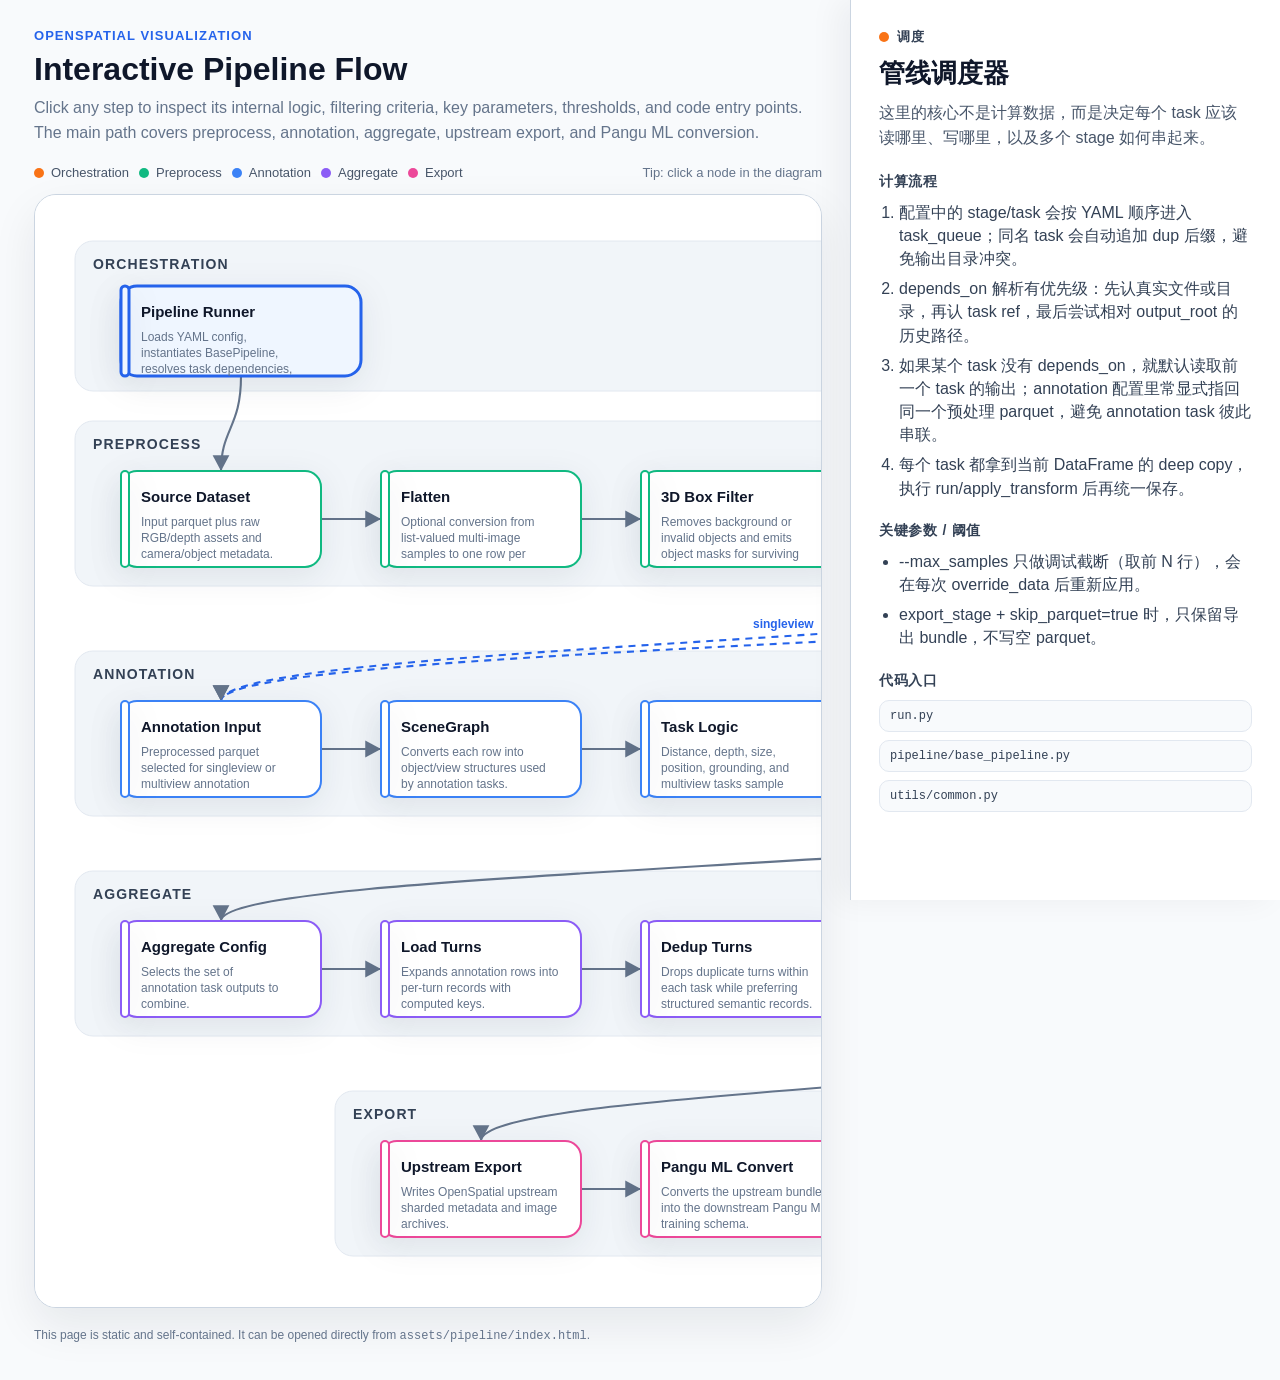
<file: assets/pipeline/index.html>
<!doctype html>
<html lang="zh-CN">
<head>
  <meta charset="utf-8">
  <meta name="viewport" content="width=device-width, initial-scale=1">
  <title>OpenSpatial Interactive Pipeline</title>
  <link rel="stylesheet" href="./styles.css">
</head>
<body>
  <div class="app">
    <main class="main">
      <div class="eyebrow">OpenSpatial Visualization</div>
      <h1>Interactive Pipeline Flow</h1>
      <p class="lead">
        Click any step to inspect its internal logic, filtering criteria, key parameters, thresholds, and code entry points.
        The main path covers preprocess, annotation, aggregate, upstream export, and Pangu ML conversion.
      </p>

      <div class="toolbar">
        <div class="legend" id="legend"></div>
        <div class="hint">Tip: click a node in the diagram</div>
      </div>

      <div class="canvas-wrap">
        <svg id="pipeline-svg" width="1680" height="1080" viewBox="0 0 1680 1080" role="img" aria-label="OpenSpatial interactive pipeline flow">
          <defs>
            <marker id="arrow" markerWidth="11" markerHeight="11" refX="9" refY="5.5" orient="auto" markerUnits="strokeWidth">
              <path d="M1.5,1.5 L9,5.5 L1.5,9.5 Z" fill="#64748b"></path>
            </marker>
          </defs>
          <g id="stage-layer"></g>
          <g id="edge-layer"></g>
          <g id="node-layer"></g>
        </svg>
      </div>

      <p class="footer-note">
        This page is static and self-contained. It can be opened directly from <code>assets/pipeline/index.html</code>.
      </p>
    </main>

    <aside class="detail" id="detail" aria-live="polite"></aside>
  </div>

  <script src="./pipeline-data.js"></script>
  <script>
    const svg = document.getElementById("pipeline-svg");
    const stageLayer = document.getElementById("stage-layer");
    const edgeLayer = document.getElementById("edge-layer");
    const nodeLayer = document.getElementById("node-layer");
    const detail = document.getElementById("detail");
    const legend = document.getElementById("legend");

    const stageBands = [
      { id: "orchestration", x: 24, y: 30, w: 1632, h: 150 },
      { id: "preprocess", x: 24, y: 210, w: 1632, h: 165 },
      { id: "annotation", x: 24, y: 440, w: 1372, h: 165 },
      { id: "aggregate", x: 24, y: 660, w: 1372, h: 165 },
      { id: "export", x: 284, y: 880, w: 872, h: 165 }
    ];

    const stageColors = {
      orchestration: "#f97316",
      preprocess: "#10b981",
      annotation: "#3b82f6",
      aggregate: "#8b5cf6",
      export: "#ec4899"
    };

    const UI_STAGE_LABELS = {
      orchestration: "调度",
      preprocess: "预处理",
      annotation: "标注生成",
      aggregate: "聚合",
      export: "导出"
    };

    const LAYOUT = {
      runner: { x: 70, y: 75, w: 240, h: 90 },
      source: { x: 70, y: 260, w: 200, h: 96 },
      flatten: { x: 330, y: 260, w: 200, h: 96 },
      filter: { x: 590, y: 260, w: 200, h: 96 },
      localization: { x: 850, y: 260, w: 200, h: 96 },
      fusion: { x: 1110, y: 260, w: 200, h: 96 },
      group: { x: 1370, y: 260, w: 200, h: 96 },
      "annotation-input": { x: 70, y: 490, w: 200, h: 96 },
      "scene-graph": { x: 330, y: 490, w: 200, h: 96 },
      "task-logic": { x: 590, y: 490, w: 200, h: 96 },
      "prompt-metadata": { x: 850, y: 490, w: 200, h: 96 },
      "annotation-output": { x: 1110, y: 490, w: 200, h: 96 },
      "aggregate-input": { x: 70, y: 710, w: 200, h: 96 },
      "turn-load": { x: 330, y: 710, w: 200, h: 96 },
      dedup: { x: 590, y: 710, w: 200, h: 96 },
      merge: { x: 850, y: 710, w: 200, h: 96 },
      "merged-parquet": { x: 1110, y: 710, w: 200, h: 96 },
      "upstream-export": { x: 330, y: 930, w: 200, h: 96 },
      pangu: { x: 590, y: 930, w: 200, h: 96 },
      final: { x: 850, y: 930, w: 200, h: 96 }
    };

    const ZH = {
      runner: {
        title: "管线调度器",
        summary: "读取 YAML 配置，创建 BasePipeline，解析任务依赖，并把每个 stage 的输出写入固定目录。",
        inputs: ["config/preprocessing/demo_preprocessing_*.yaml", "config/annotation/demo_*_all.yaml", "config/aggregate/demo_aggregate_*.yaml", "--output_dir 运行根目录"],
        flow: ["解析命令行参数和 YAML 配置。", "根据 pipeline.file_name 和配置文件名创建本次运行目录。", "实例化 pipeline.<file_name>.<class_name>，并按 pipeline.stages 创建任务队列。", "对每个任务解析 depends_on：可以是 parquet 文件、目录、显式 task ref，或前序 stage/task 输出。", "执行 task.run(DataFrame)，除 skip_parquet 的 export_stage 外，统一保存 data.parquet。"],
        outputs: ["{run_root}/{stage}/{task}/data.parquet", "各阶段副产物，例如 masks、pointclouds、JSONL、图片 tar 分片"]
      },
      source: {
        title: "源数据集",
        summary: "输入 parquet 以及原始 RGB、深度、相机参数和物体标注元信息。",
        inputs: ["image", "depth_map + depth_scale", "pose + intrinsic", "obj_tags", "bboxes_3d_world_coords"],
        flow: ["从 dataset.data_dir 构建 ImageBase 数据集。", "必要时用 raw_data_root 补全相对资源路径。", "把数据暴露为 pandas DataFrame，供第一个预处理任务消费。"],
        outputs: ["预处理任务使用的 DataFrame 行"]
      },
      flatten: {
        title: "样本展开",
        summary: "可选步骤：把 list-valued 的多图样本展开为一图一行。",
        inputs: ["anchor_col 通常是 image，可能为列表", "split_col_list 中字段长度需要与 anchor_col 一致"],
        flow: ["检查 anchor 字段是否为列表。", "验证每个 split 字段存在且长度一致。", "按图片索引创建新行，split 字段取对应元素，非 split 字段原样复制。", "已经是单图的行保持不变。"],
        outputs: ["image/depth/pose/intrinsic 等字段为标量的单图行"]
      },
      filter: {
        title: "3D 框过滤",
        summary: "移除背景或无效物体，并为保留下来的 3D box 生成物体 mask。",
        inputs: ["image, depth_map, depth_scale", "pose, intrinsic", "obj_tags", "bboxes_3d_world_coords"],
        flow: ["加载 RGB 图像和 metric depth。", "过滤 ceiling、floor、wall、object 等背景标签。", "把每个 3D box 投影到图像平面，检查可见投影面积。", "把深度反投影成场景点云，检查 oriented box 内的点数和体积占比。", "保存有效物体的二值 mask，并同步过滤 object-aligned 字段。"],
        outputs: ["过滤后的 obj_tags 和 bboxes_3d_world_coords", "filter_stage/3dbox_filter/masks 下的 mask PNG", "filter_stage/3dbox_filter/data.parquet"]
      },
      localization: {
        title: "定位精修",
        summary: "使用 SAM2 或 SAM3 对过滤后的物体 mask 与 2D box 精修；3D bbox 数值保持来自上游字段。",
        inputs: ["过滤后的图像和物体行", "obj_tags 与 bboxes_3d_world_coords", "已有 mask 或 box prompt，取决于 localizer"],
        flow: ["加载配置中指定的定位模型。", "根据物体框或已有 mask 生成更精细的 object masks。", "SAM3 使用每个 unique object tag 的 text-only prompt，并用 mask-box similarity 把预测 mask 匹配回输入 boxes。", "从 refined mask 更新 bboxes_2d。", "不会重算或覆盖 bboxes_3d_world_coords；只有被过滤掉的物体会从 object-aligned 字段中同步删除。"],
        outputs: ["精修后的 masks / bboxes_2d / object-aligned fields", "localization_stage/sam*_refiner/data.parquet"]
      },
      fusion: {
        title: "场景融合",
        summary: "把每个物体 mask 通过深度反投影成 3D 物体点云；保留下来的 3D bbox 数值不被修改。",
        inputs: ["intrinsic", "depth_map + depth_scale", "masks", "obj_tags"],
        flow: ["从路径或 bytes 加载 mask，并 resize 到 depth 分辨率。", "只对 mask 覆盖且 depth 有效的像素做反投影，避免全图点云开销。", "每个物体最多采样 max_points_per_object 个点；可选 statistical outlier removal，当前 SAM3 demo 默认关闭。", "按 valid_flags 丢弃无效 mask/object，要求至少保留两个有效物体点云。", "只过滤明确的 object-aligned 字段；保留对象的 bboxes_3d_world_coords 值原样复制，不做点云拟合或覆盖。"],
        outputs: ["每行新增 pointclouds 列", "scene_fusion_stage/depth_back_projection/pointclouds/*.pcd", "scene_fusion_stage/depth_back_projection/data.parquet"]
      },
      group: {
        title: "多视角分组",
        summary: "可选的 multiview 步骤：把单图行按场景聚合成 list-valued 的多视角行。",
        inputs: ["单图 fused rows", "group_by，例如 scene_id", "group_col_list 中的图像、深度、pose、物体字段"],
        flow: ["遍历每一行，按 group key 收集同一场景。", "group_col_list 字段追加成列表，稳定的场景级字段只复制一次。", "返回一场景一行，供 multiview annotation 使用。"],
        outputs: ["group_stage/group/data.parquet", "list-valued 的 multiview rows"]
      },
      "annotation-input": {
        title: "标注输入",
        summary: "singleview 或 multiview annotation 配置所指向的预处理 parquet。",
        inputs: ["Singleview: scene_fusion_stage/depth_back_projection/data.parquet", "Multiview: group_stage/group/data.parquet"],
        flow: ["在 config 中设置 dataset.data_dir 或 task depends_on。", "多个 annotation task 通常指回同一个预处理输入，而不是串联上一个 annotation 输出。", "BasePipeline 会在每个任务执行前加载对应 parquet。"],
        outputs: ["每个 annotation task 的输入 DataFrame"]
      },
      "scene-graph": {
        title: "SceneGraph 构建",
        summary: "把每行数据转换成 annotation task 使用的物体、视角和几何结构。",
        inputs: ["singleview 或 multiview row", "物体标签、mask、点云、pose、intrinsic"],
        flow: ["检查必要字段，跳过缺失或空物体列表的样本。", "singleview 使用 SceneGraph.from_singleview_example。", "multiview 使用 SceneGraph.from_multiview_example，并受 max_num_views 和 pose diversity 参数控制。", "向任务逻辑暴露 nodes、view appearances、相机几何和物体点云。"],
        outputs: ["包含 SceneNode 和 view appearance 的 SceneGraph"]
      },
      "task-logic": {
        title: "任务逻辑",
        summary: "距离、深度、尺寸、位置、grounding 和 multiview 任务在这里采样对象/视角并计算答案。",
        inputs: ["SceneGraph", "sub_tasks 配置", "问题模板与 metric gating"],
        flow: ["根据任务选择合法的物体对、目标物体或视角组合。", "计算距离、深度顺序、尺寸、位置、对应关系等几何量。", "根据启用的 sub_tasks 选择 OE、MCQ 或 grounding 模板。", "必要时用 box、point 或 mask 标记 referent。"],
        outputs: ["包含问题和答案的 prompt 字符串", "处理过或标记过的 QA 图像", "question tags 与 question types"]
      },
      "prompt-metadata": {
        title: "Prompt 与元数据",
        summary: "渲染结构化 prompt，并记录可追踪的 turn metadata。",
        inputs: ["任务生成的 prompt 与 answer", "VisualMarker 产生的 mark_spec", "预处理行中的 visual anchor"],
        flow: ["渲染模板，并拆分 question/answer 文本。", "记录 task name、sub_task、question_type、template_id、answer、referent slots、view indices 等 turn 信息。", "构造 visual_anchor，把 annotation 行追溯到 parent preprocess id 和 image refs。", "创建 singleview 或 multiview messages，并插入对应数量的 image placeholder。"],
        outputs: ["messages", "metadata.turns", "metadata.visual_anchor", "metadata.mark_spec"]
      },
      "annotation-output": {
        title: "标注 Parquet",
        summary: "每个 annotation task 独立写出一个扁平 parquet，供聚合阶段读取。",
        inputs: ["BaseAnnotationTask.apply_transform 返回的任务 DataFrame"],
        flow: ["BasePipeline 调用 dataset.save_data，并设置 annotation_flag=True。", "标注输出保留 messages、metadata、question_tags、question_types 等紧凑字段。", "每个配置中的 task 独立写到 annotation_stage 下。"],
        outputs: ["annotation_stage/distance/data.parquet", "annotation_stage/depth_annotation/data.parquet", "annotation_stage/multiview_correspondence/data.parquet", "其他 annotation_stage/*/data.parquet"]
      },
      "aggregate-input": {
        title: "聚合配置",
        summary: "选择需要合并的 annotation task 输出集合。",
        inputs: ["input_tasks_prefix", "input_tasks 列表", "dedup 与 merge 策略开关"],
        flow: ["当配置了 input_tasks 时，aggregate run 会延迟常规 dataset 加载。", "把每个 task ref 解析到具体 annotation 输出目录。", "读取所有 annotation task parquets，并展开成 turn records。"],
        outputs: ["跨任务的 TurnRecord 列表"]
      },
      "turn-load": {
        title: "Turn 加载",
        summary: "把 annotation row 展开成逐轮记录，并计算去重/合并 key。",
        inputs: ["annotation parquet 中的 messages 与 metadata", "input task ref 中推导出的 task_name"],
        flow: ["读取 annotation conversations 和 metadata turns。", "提取每个 turn 的可视化 question/answer 文本。", "计算 question_core_key，用于识别语义重复问题。", "用 task name、visual anchor、view group 和 question key 计算 dedup_fingerprint。", "用有序 image refs、view group 和标准化 mark_spec 计算 merge_group_key。"],
        outputs: ["带 dedup_fingerprint 与 merge_group_key 的 TurnRecord 列表"]
      },
      dedup: {
        title: "Turn 去重",
        summary: "在每个任务内部移除重复 turn，优先保留结构化语义信息更完整的记录。",
        inputs: ["按 task 分组的 TurnRecord", "dedup_keep_policy，例如 semantic_first"],
        flow: ["在每个 task 内按 dedup_fingerprint 分组。", "如果同组有多个候选，用 pick_dedup_winner 选择保留项。", "保留 source order；必要时从源 row 刷新可视化 Q/A。"],
        outputs: ["去重后的 TurnRecord 列表", "Aggregate stats 中的 turns_in 和 dedup_removed"]
      },
      merge: {
        title: "样本合并",
        summary: "把具有相同 visual input group 的 turns 合并为一个训练样本。",
        inputs: ["去重后的 TurnRecord 列表", "merge_group_key"],
        flow: ["按 merge_group_key 分组。", "grounding turns 排在最前，其余保持原 parquet 顺序。", "把可视化 Q/A turn 展平成 messages。", "携带 image_refs、visual_anchor、代表性 mark_spec、source task provenance 和 turn metadata。", "为合并样本分配新的 sample_id。"],
        outputs: ["schema_version", "sample_id", "merge_group_key", "image_refs", "messages_json", "metadata_json"]
      },
      "merged-parquet": {
        title: "合并 Parquet",
        summary: "聚合后的标准样本表，是上游 exporter 的输入。",
        inputs: ["合并后的 sample dictionaries"],
        flow: ["把嵌套 numpy 值转换成 JSON-safe 对象。", "把 messages 和 metadata 序列化为 JSON 字符串。", "通过 BasePipeline 保存为 aggregate_stage/sample_aggregator/data.parquet。"],
        outputs: ["aggregate_stage/sample_aggregator/data.parquet"]
      },
      "upstream-export": {
        title: "上游导出",
        summary: "写出 OpenSpatial 上游 sharded metadata 和图片归档。",
        inputs: ["aggregate_stage/sample_aggregator/data.parquet", "view_scope: singleview 或 multiview", "schema_version"],
        flow: ["把每个 merged parquet row 转换成 upstream record。", "从 messages_json 归一化 messages。", "收集 image_refs，并把引用图片打包到按 shard 切分的 tar。", "写出 JSONL metadata shards 和 dataset-level metadata.json。", "当 skip_parquet=true 时，不额外写 export_stage/data.parquet。"],
        outputs: ["export_stage/dataset_exporter/jsonl/metadata_*.jsonl", "export_stage/dataset_exporter/images/metadata_*.tar", "export_stage/dataset_exporter/metadata.json"]
      },
      pangu: {
        title: "Pangu ML 转换",
        summary: "把上游 bundle 转成下游 Pangu ML 训练格式。",
        inputs: ["--export-dir 指向 upstream export root", "--output-root 指向 Pangu ML 输出目录", "metadata_*.jsonl + metadata_*.tar"],
        flow: ["发现 upstream shard pairs，并可按 shard 进程并行、shard 内多线程处理。", "从每个 upstream tar 中解析图片，必要时根据 mark_spec 渲染标记 overlay，并在导出时统一分配最终颜色。", "把所有 image content 移到第一轮 user turn，并清理文本中的 image placeholder。", "把 legacy mark token 改写成自然语言，同时做导出后的轻量文本规范化，例如首字母大写和旧 correspondence/distance 文本修复。", "把角色从 human/gpt 映射为 user/assistant。", "写出 data_*.jsonl 和 data_*.tar，使用 Pangu-safe 的 sample/image 路径；metadata.json 可复制到 Pangu root 供可视化统计面板读取。"],
        outputs: ["jsonl/data_*.jsonl", "images/data_*.tar", "Pangu ML 兼容的多模态训练记录"]
      },
      final: {
        title: "训练数据包",
        summary: "最终下游数据包，可交给 Pangu ML loader 使用。",
        inputs: ["Pangu ML 转换输出"],
        flow: ["分片命名为 data_{shard:06d}.jsonl 和 data_{shard:06d}.tar。", "每行 JSONL 通过 tar-relative path 引用图片。", "conversation roles 和 content blocks 符合下游训练 schema。"],
        outputs: ["{output_root}/jsonl/data_*.jsonl", "{output_root}/images/data_*.tar"]
      }
    };

    const CORE_DETAILS = {
      runner: {
        summary: "这里的核心不是计算数据，而是决定每个 task 应该读哪里、写哪里，以及多个 stage 如何串起来。",
        flow: ["配置中的 stage/task 会按 YAML 顺序进入 task_queue；同名 task 会自动追加 dup 后缀，避免输出目录冲突。", "depends_on 解析有优先级：先认真实文件或目录，再认 task ref，最后尝试相对 output_root 的历史路径。", "如果某个 task 没有 depends_on，就默认读取前一个 task 的输出；annotation 配置里常显式指回同一个预处理 parquet，避免 annotation task 彼此串联。", "每个 task 都拿到当前 DataFrame 的 deep copy，执行 run/apply_transform 后再统一保存。"],
        params: ["--max_samples 只做调试截断（取前 N 行），会在每次 override_data 后重新应用。", "export_stage + skip_parquet=true 时，只保留导出 bundle，不写空 parquet。"]
      },
      source: {
        summary: "源数据阶段的关键是保证后续几何计算所需的 RGB、深度、相机参数和物体 3D 框在同一行内对齐。",
        flow: ["ImageBase 把 parquet 读成 DataFrame，后续所有 task 都假设同一行里的 image/depth/pose/intrinsic 描述同一个视角。", "如果数据集提供相对路径，raw_data_root 会作为资源根目录参与解析。", "从这个阶段开始，物体相关字段必须保持同顺序：obj_tags[i]、bboxes_3d_world_coords[i]、mask[i]、pointclouds[i] 指向同一个物体。"],
        params: ["核心约束不是阈值，而是字段对齐；一旦某个 task 过滤物体，必须同步过滤所有 object-aligned 列。"]
      },
      flatten: {
        summary: "Flatten 的核心逻辑是把 list-valued 多图样本拆成单图样本，同时保持每个视角自己的相机和资源字段。",
        flow: ["先看 anchor_col，默认是 image；如果它不是 list，样本直接通过。", "如果 anchor_col 是 list，则要求 split_col_list 中所有字段也都是等长 list。", "对第 i 个视角生成一行：split 字段取 v[i]，非 split 字段复制原值。", "这一步不会做几何过滤，只改变样本粒度。"],
        params: ["anchor_col 默认 image。", "split_col_list 在 config 中显式指定，常包含 image、id、depth_map、pose、intrinsic 等。"]
      },
      filter: {
        summary: "3D Box Filter 的核心是用 2D 可见性和 3D 几何一致性双重门控，过滤掉投影不可见或与深度点云不匹配的物体框。",
        flow: ["先过滤语义背景类：config 中的 filter_tags 通常包含 ceiling、floor、wall、object，这些不进入 QA。", "对每个候选 3D box 计算 8 个角点，并用 intrinsic @ world_to_camera 投影到图像平面。", "把 3D box 的 6 个面 rasterize 成 2D mask，计算“落在图像内的像素面积 / 投影多边形 union 面积”；比例低于 proj_mask_threshold 的框认为视角中不可见。", "把 depth map 反投影为场景点云，用缩放后的 oriented bounding box 取内部点。内部点少于 MIN_POINTS_IN_BOX 会丢弃。", "对 box 内点云估计 convex hull 或 oriented bbox 体积，要求 selected_volume / box_volume 达到 box3d_pcd_threshold。", "再把 box 内点映射成像素 mask，要求 mask_area / image_area 达到 mask_area_threshold。", "通过所有门控的物体会写出二值 mask；没有任何物体通过时整行样本被丢弃。"],
        params: ["proj_mask_threshold：demo config 中为 0.1。", "box3d_pcd_threshold：demo config 中为 0.1；类默认值是 0.07。", "box_scale_factor：demo config 中为 0.9，用于收缩 oriented box 后再取点。", "mask_area_threshold：demo config 中为 0.005；类默认值是 0.02。", "MIN_POINTS_IN_BOX：代码常量 50。", "EPS：1e-4，用于避免投影除以接近 0 的 z。"]
      },
      localization: {
        summary: "Localization 的核心是把上一阶段的粗 mask/box 变成更可靠的分割 mask；SAM2 走 box prompt，SAM3 走 text-only prompt 再用输入 box 做几何匹配回填。",
        flow: ["先从上一阶段的 coarse mask 计算 axis-aligned bounding box，作为 SAM2 的 box prompt，也作为 SAM3 结果匹配的目标 box。", "SAM2 路径：把这些 boxes 输入 SAM2，multimask_output=False，所以每个 box 只取一个预测 mask；然后要求模型 score >= 0.6，并且 mask 像素数 > 20。", "SAM3 路径：每张图按 unique obj tag 构造 text-only 查询；同一 tag 下的多个目标 box 会在一次文本查询后再做几何匹配。", "SAM3 forward 按 prompt_batch_size 把 (image, tag) 查询分批送入模型；NPU 模式下每个 NPU 只允许一个 replica，多个 pipeline workers 会从 replica pool 取模型执行。", "SAM3 后处理使用 score_threshold 过滤模型输出，然后提取候选 masks 和 scores。", "候选 mask 按 _mask_box_sim=max(IoU, IoB) 与目标 box 匹配；单目标时取最高 score 候选并过 match_sim_threshold，多目标时按 sim、score 贪心一对一匹配。", "匹配后的 mask 只要像素数 > min_mask_pixels 就保留；否则该物体被丢弃。", "被丢弃的物体会通过 keep_indices 同步从 obj_tags、masks、bboxes_2d、bboxes_3d_world_coords 等 object-aligned 字段中删除；保留对象的 3D bbox 数值不重算、不覆盖。", "SAM3 batched 推理后，mask 过滤、保存和字段更新会交给 postprocess_workers 线程池，避免 NPU 推理线程被 CPU I/O 阻塞。"],
        params: ["SAM2 score 阈值 MIN_SCORE：0.6。", "SAM2 / SAM3 最小 mask 像素数 MIN_MASK_PIXELS / min_mask_pixels：20。", "SAM3 score_threshold 默认 0.25，用于 post_process_instance_segmentation 输出过滤。", "SAM3 match_sim_threshold 默认 0.25；相似度为 max(mask-box IoU, intersection-over-box)。", "SAM3 prompt_batch_size 默认 32，对应 flattened (image, unique tag) 查询 batch。", "SAM3 batch_size 是 pipeline image batch；demo 中常设为 16。", "SAM3 postprocess_workers 可显式设置；未设置时自动取 max(8, num_workers * 2)。", "NPU 模式 replicas_per_device 必须为 1，避免已知 AICPU 错误。"]
      },
      fusion: {
        summary: "Scene Fusion 的核心是把 2D mask 对应的深度像素提升到 3D，并为每个物体保存清洗后的点云。",
        flow: ["读取 mask，如果 mask 分辨率和 depth 不一致，用 nearest resize 到 depth shape。", "对每个物体只取 mask>0 且 depth 有效的像素，再按这些 flat indices 反投影为 3D 点；这避免为整张图构建完整点云。", "当物体点数超过 max_points_per_object 时用均匀索引采样，降低点云写盘和后续距离计算成本。", "Open3D statistical outlier removal 现在是可选项；SAM3 demo 为了稳定性默认关闭。", "空点云或有效点数少于 min_points_per_object 会使该物体无效，并按 valid_flags 同步过滤明确的 object-aligned 字段。", "保留对象的 bboxes_3d_world_coords 值只会被复制，不会由点云重新拟合或覆盖；一行中有效物体点云数量 <= 1 时，该样本被丢弃。"],
        params: ["max_points_per_object：SAM3 demo 当前为 20000。", "min_points_per_object：SAM3 demo 当前为 30。", "enable_outlier_removal：SAM3 demo 当前为 false；如果开启，使用 nb_neighbors=10、std_ratio=2.0。", "有效样本要求 len(pointclouds) > 1。"]
      },
      group: {
        summary: "Group Views 的核心是把同一 scene_id 下的多个单图观测恢复成多视角样本，供 multiview 任务跨视角推理。",
        flow: ["以 group_by 字段作为 key，默认配置里常用 scene_id。", "group_col_list 中的字段会被 append 成 list，例如 image、depth_map、pose、intrinsic、masks、pointclouds。", "不在 group_col_list 中的字段只保留首次出现的值，作为场景级元信息。", "这一步不做视角筛选；真正的视角多样性过滤发生在 multiview annotation 的 SceneGraph/任务逻辑中。"],
        params: ["group_by：demo embodiedscan config 使用 scene_id。", "group_col_list 必须包含 multiview annotation 需要逐视角读取的字段。"]
      },
      "annotation-input": {
        summary: "Annotation Input 的核心是保证每个 annotation task 都从同一份预处理结果采样，而不是吃上一个 QA 任务生成的结果。",
        flow: ["singleview 通常使用 scene_fusion_stage/depth_back_projection/data.parquet。", "multiview 通常使用 group_stage/group/data.parquet。", "demo_singleview_all.yaml 中除第一个任务外，其余任务用 depends_on 指回同一个输入 parquet。", "这样 distance、depth、size、position、grounding 是并列生成不同 QA，而不是互相改写同一批样本。"],
        params: ["核心策略：annotation tasks 并列消费 preprocess output。"]
      },
      "scene-graph": {
        summary: "SceneGraph 的核心是把原始行数据变成“物体节点 + 视角 appearance”的图结构，并在 multiview 中控制哪些视角可以一起用于跨视角问题。",
        flow: ["singleview：每个物体变成一个 SceneNode；该物体在当前图像里的 mask、2D box、3D box、点云会挂在 view_appearances[0] 上。", "multiview：一行里有多张图，graph.views 保存每个 view 的 image、depth、pose、intrinsic；每个 SceneNode 记录它出现在哪些 view。", "multiview 基础校验要求 image、pose、intrinsic、obj_tags、masks、depth_map、bboxes_3d_world_coords 这些逐视角字段长度完全一致，否则该行不进入后续任务。", "跨视角任务选 view 时会检查 pose diversity：对候选相机姿态和已选姿态计算相对旋转角；如果旋转角太小，并且平移距离也没有达到阈值，就认为两个视角太像，会拒绝该 view。", "相对旋转角用 R_new^T @ R_existing 的 geodesic angle 计算；平移距离用两个 camera center 的欧氏距离。"],
        params: ["max_num_views：demo multiview config 中为 400，即最多读取/构建 400 个视角。", "min_rot_angle：demo multiview config 中为 15.0 度；两个视角旋转差小于该值时，除非平移门控通过，否则视角太相似。", "min_translation：demo multiview config 中为 0.0；代码里 min_translation > 0 才启用平移门控，所以默认只依赖旋转差。", "pose diversity 判断：rot_ok = rot_angle >= min_rot_angle；trans_ok = min_translation > 0 且 camera_center_distance >= min_translation；两者都不满足则拒绝。"]
      },
      "task-logic": {
        summary: "Task Logic 的核心是为不同空间能力题定义“可回答样本”的几何条件，并用明确公式计算答案；不满足门控的候选会被跳过而不是硬生成 QA。",
        flow: ["Distance：对物体点云做清洗后，用两个点云之间的最近表面距离作为物体间距离；absolute distance 直接报告距离，relative distance 比较 dist(A,C) 与 dist(B,C)，随机问 farther 或 closer。", "Depth：物体深度不是 mask 内所有像素均值，而是取 mask 内有效深度中最浅的 10% 求平均，近似物体前表面深度，减少背景/后表面噪声。另有约 10% 概率改用随机像素点深度题，要求采样点之间深度差 > 0.05。", "Size：尺寸比较使用 3D box 的空间对角线 D_diag = sqrt(L^2 + W^2 + H^2)。若两物体 max(D_diag) / min(D_diag) < 1.2，则差异太小，跳过该题。absolute size 取最大边长问整体尺寸，也会取 z 尺寸问高度。", "Position：高度比较用 3D box 8 个角点的最大 z 值判断谁更高；proximity 用点云最近距离除以两个物体平均 extent 的均值，ratio < 0.5 判 near，ratio > 2.0 判 far，中间灰区跳过。", "3D Grounding：先把 world-frame 3D box 通过 camera pose 转到 camera frame，再输出 [x,y,z,xl,yl,zl,roll,pitch,yaw]；中心和尺寸保留 2 位小数，欧拉角 wrap 到 (-pi, pi]。同一 example 内按 object 级别独立去重，已问过的 object 不会再次采样。", "Multiview distance/size：先用 _find_chain_and_mark 找 N 个不同 view/object 组成链；distance 继续用点云最近距离，size 继续用 D_diag，并沿用 1.2 的显著差异门控。", "Multiview object-camera distance：比较同一物体在两个 view 的 camera-frame 点云到原点的距离；距离取最近 20% 点到相机原点的均值，若两者差 < 0.08，则答案为 equal。", "Multiview correspondence：找两个共享物体的多样视角，将有效深度像素反投影到世界坐标，用最近邻距离 < 0.003m 找重叠点；再投影回两张图，生成 GT 点和 3 个干扰点。"],
        params: ["距离单位切换：小于 1.0m 输出 centimeters，否则输出 meters。", "Depth 前表面估计：mask 内最浅 10% 有效深度像素的平均值。", "Depth 随机点模式概率：约 10%；随机点深度差门控：> 0.05。", "Size 显著差异门控 RELATIVE_SIZE_DIAG_RATIO_MIN：1.2。", "Position near 门控：distance / avg_extent < 0.5；far 门控：distance / avg_extent > 2.0。", "Object-camera equal 阈值 dis_pot_thre：0.08。", "Object-camera 距离估计：取点云中离相机最近 20% 点的平均距离。", "Multiview correspondence overlap_dist：0.003m；min_overlap_points：10；boundary_margin：10px；min_distractor_dist：20px；每侧最多采样 50000 个点做最近邻。", "instruction free 模式默认采样权重：0.6；非 metric depth 会禁用要求真实距离推理的模板。"]
      },
      "prompt-metadata": {
        summary: "Prompt 与元数据的核心是让每个 QA 不只是文本，而是带有可追踪来源、可去重语义和可重绘视觉标记的结构化 turn。",
        flow: ["render_structured_prompt 不只返回字符串，还会保存 template_id、question stem、answer text、slot bindings；这些字段后续用于判断两个 QA 是否语义重复。", "模板渲染出口会做轻量文本规范化：折叠多余空白、修复首字母大小写，同时保留 JSON/list 形式答案不被改写。", "VisualMarker 生成 mark_spec。mark_spec 的 slot 会记录 slot_id、obj_idx、tag、mark_kind、color_name，以及具体几何：box_2d、uv 点或 mask_ref。", "singleview 的 mark_spec 会被包装成统一 per_view 结构：views[0].slots[...]；multiview 则每个 view 单独记录自己的 slots 和 image_ref。", "build_turn_record 把 sub_task、question_type、template_id、answer_text、referent_slots、view_indices、image_placeholder_count 写进 metadata.turns。", "build_visual_anchor 记录 parent_preprocess_id、raw_image_ref(s)、view_group_id；aggregate 后面靠这些信息判断 QA 是否来自同一视觉输入。", "如果对象 tag 在画面中不唯一，通常需要 mark_spec 辅助 disambiguation；如果 tag 唯一，仍有一定概率随机添加视觉标记，以增加训练形式多样性。"],
        params: ["唯一 tag 的可选标记概率 OPTIONAL_MARK_ENABLE_PROB：0.25。", "depth 的 mark type 权重：point 0.5，box 0.5。", "distance 的 mark type 权重：point 0.25，box 0.75。", "multiview distance 的 mark type 权重：point 0.3，box 0.7。", "metadata 中 image_placeholder_count 控制问题前插入几个 <image>。"]
      },
      "annotation-output": {
        summary: "Annotation Parquet 的核心是把每个 task 的 QA turn 压成可聚合的最小记录，而不是保存完整中间计算状态。",
        flow: ["BaseAnnotationTask.apply_transform 对每行先 check_example，再 build SceneGraph，再运行子类 process。", "process 返回 prompts、processed_images、question_tags、question_types 后，会统一构造 messages。", "metadata 中保存 turn 级结构化信息；messages 中保存训练时看到的问答文本。", "save_data(annotation_flag=True) 会保留 messages、metadata、question_tags、question_types 等列，并排除 QA_images 这类大对象。"],
        params: ["annotation save_batch_size 默认 8192；multiview demo 中常设为 100。"]
      },
      "aggregate-input": {
        summary: "聚合配置的核心是定义哪些 QA 任务可以合并，以及去重发生在什么粒度。",
        flow: ["input_tasks_prefix 指向 annotation_stage，input_tasks 枚举要合并的任务目录。", "singleview 聚合 distance、depth_annotation、size、position、3d_grounding。", "multiview 聚合 multiview_distance、multiview_size、multiview_correspondence、multiview_distance_obj_cam、multiview_object_position。", "dedup_within_task=true 表示只在同一任务内部先去重，避免不同任务的不同意图被误合并。", "merge_by_visual_input_group=true 表示去重后再把同一视觉输入上的多轮 QA 合成一个样本。"],
        params: ["dedup_keep_policy：demo config 使用 semantic_first。"]
      },
      "turn-load": {
        summary: "Turn 加载的核心是把 annotation parquet 里的多轮 QA 拆成单个 TurnRecord，并为每个 turn 算出“去重用 key”和“合并用 key”。",
        flow: ["question_core_key 表示“这个问题的语义核心”。如果 prompt_struct 里有 referent_slots，就用 sub_task、template_family、question stem、slot obj_idx、question_type 组成 key。", "有些 OE 和 MCQ 其实问同一个问题，例如 distance.relative 或 depth.ordering；这类模板会把 _mcq 后缀折叠掉，并只保留 intent + referents，避免同题不同形式重复出现。", "dedup_fingerprint = task_name + visual_anchor + view_group_id + question_core_key。也就是说，只有同一任务、同一视觉输入、同一语义问题才会被判为可去重。", "merge_group_key 不看问题语义，而看视觉输入是否一致：ordered image_refs + view_group_id + normalized mark_spec。这样同一组图和同一套视觉标记上的不同问题会被合到一个多轮样本里。", "normalized mark_spec 会排序 view 和 slot，并保留 box_2d、uv、mask_ref 等几何信息；同一张图但红框/蓝点不同，key 就不同，不会误合并。"],
        params: ["hash 算法：对排序后的 canonical JSON 做 SHA-256。", "visual_anchor 优先使用 parent_preprocess_id；没有时依次回退到 id、scene_id、parent_preprocess_id、image。", "OE/MCQ 折叠模板族包括 counting、depth.ordering、depth.farthest、depth.closest、depth.choice、distance.relative。"]
      },
      dedup: {
        summary: "Turn 去重的核心是删除“同一任务里、同一视觉输入上、同一语义问题”的重复项，同时尽量保留结构化元数据更完整的版本。",
        flow: ["先在每个 task 内部分组；不会跨 task 去重，因为 distance 和 depth 可能引用相同物体但意图不同。", "每组按 dedup_fingerprint 聚合；只有一个候选时直接保留。", "多个候选时，如果策略是 semantic_first，会优先选择带 prompt_struct 的 turn，因为它有 template_id、slot bindings、answer bindings，更适合后续分析和追踪。", "如果多个候选都有 prompt_struct，则用 template_id 做稳定排序，保证同一输入重复运行时选择一致。", "保留 winner 的 turn 内容，但 source_order 取组内最早值，避免去重改变多轮排序。"],
        params: ["当前 demo 策略 dedup_keep_policy：semantic_first。", "如果策略不是 semantic_first，代码会保留候选列表中的第一个。", "dedup 只在 task 内发生；跨 task 的组合发生在 merge 阶段。"]
      },
      merge: {
        summary: "样本合并的核心是把同一组视觉输入和同一套视觉标记上的多个 QA turn 拼成一个多轮样本，同时不打乱必要的语义顺序。",
        flow: ["先按 merge_group_key 分组；这个 key 已经保证 image_refs、view_group_id、mark_spec_norm 一致。", "排序时 grounding turn 固定排最前，因为 grounding 给出物体 3D box 信息，作为后续空间问答的先验更自然；其它 turn 按 source_order 和 turn_index 保持原始生成顺序。", "每个 TurnRecord 会拆成两条 message：human 问题和 gpt 答案。human 问题前会根据 image_placeholder_count 加 <image>，singleview 通常 1 个，multiview 是参与该 turn 的 view 数。", "如果某个 TurnRecord 的 viz_question/viz_answer 缺失，会从原始 messages 里重新解析，避免聚合后空问答。", "样本级 metadata.provenance 记录 source_tasks、turn_count、merged 标记；metadata.turns 保留每个 turn 的 task、template、question_type、referent 等结构化信息。"],
        params: ["schema_version 当前为 1.1。", "sample_id 使用 uuid4 重新生成，不复用原 preprocess id。", "grounding 判断规则：task_name/sub_task/template_id 中包含或以 grounding 开头。"]
      },
      "merged-parquet": {
        summary: "合并 parquet 的核心是把复杂嵌套结构压成稳定、可跨环境读取的列格式，而不是继续保存 Python 对象。",
        flow: ["_json_safe 会递归处理 numpy scalar、numpy array、tuple/list/dict，把它们变成普通 Python 标量和列表。", "messages 写入 messages_json，metadata 写入 metadata_json；这样 parquet 不需要理解任意嵌套对象类型。", "image_refs 保持为列表列，因为 export 阶段需要逐个定位源图并打包。", "merge_group_key 保留下来，便于审计为什么这些 turns 被合成一个样本。"],
        params: ["输出列：schema_version、sample_id、merge_group_key、image_refs、messages_json、metadata_json。", "这是 OpenSpatial 内部聚合格式，不是上游 bundle，也不是 Pangu ML 训练格式。"]
      },
      "upstream-export": {
        summary: "上游导出的核心是把合并样本拆成“轻量 metadata JSONL + 图片 tar”，并让 JSONL 中的 image_refs 指向 tar 内部路径。",
        flow: ["merged_row_to_upstream_record 会反序列化 messages_json/metadata_json，并把 image_refs 规范成字符串列表。", "write_sharded_upstream_bundle 按 8192 条样本攒一个 shard；每个 shard 同时生成一个 metadata_*.jsonl 和一个 metadata_*.tar。", "打包图片时，每个源图会写成 images/{sample_id}/{index:02d}.{ext}；如果同一 shard 内多个样本引用同一源图，会复用已写入的 tar member，避免重复存图。", "JSONL 里原来的本地图片路径会被改写为 tar 内相对路径；这样 bundle 可以移动到别的机器。", "如果某个源图不存在，不会直接中断导出：代码保留原 ref 并记录 missing，metadata.json 中可用于审计。"],
        params: ["SHARD_SIZE：8192。", "shard 文件名：metadata_{:06d}.jsonl / metadata_{:06d}.tar。", "tar 内图片路径：images/{sample_id}/{index:02d}.{ext}。", "支持图片扩展：.jpg、.jpeg、.png、.webp；未知扩展回退为 .jpg。", "metadata.json 汇总 schema_version、view_scope、shard summaries 和导出统计。"]
      },
      pangu: {
        summary: "Pangu ML 转换的核心是把 OpenSpatial 上游 bundle 改写成下游训练 schema，特别是图片只出现在第一轮 user content 中，并按需要重绘视觉标记。",
        flow: ["discover_shard_pairs 会按 metadata_*.jsonl 找同名 metadata_*.tar，保持上游 shard 到下游 shard 的一一对应。", "每条 upstream record 先解析 messages、metadata、image_refs；图片优先从对应 tar 读取，而不是再依赖本地绝对路径。", "如果 metadata.mark_spec 指定 box/point/mask，转换脚本会先统一分配最终颜色，再对相应 view 调用 render_mark 重新生成带标记图片。", "所有图片 content block 被集中放入第一轮 user turn，且排在文本前；后续 user turn 中的 <image>、<|image|>、<|image_pad|> 等占位符都会被清掉。", "legacy 文本形如 chair-(red box) 会被改写为自然语言 parenthetical phrase，例如 chair (in the red box)，避免训练文本里出现过强的内部标记格式。", "导出后还会做文本兜底修复：清理旧 correspondence 中泄漏的 marked_info tuple、旧 distance stem，以及 mark 改写后产生的小写开头答案。", "human/gpt 角色会映射为 user/assistant，输出 data_*.jsonl 与 data_*.tar。"],
        params: ["ROLE_MAP：human -> user，gpt -> assistant。", "Pangu shard 名：data_{:06d}.jsonl / data_{:06d}.tar。", "sample_id 路径安全化：非 A-Za-z0-9._- 字符替换为 _，最多保留 200 字符。", "图片 tar 路径：{safe_sample_id}_{view_index:02d}.jpg 或原始可用扩展。", "box/point 标记短语会随机采样；mask 固定为 highlighted by a {color} mask。", "可把 upstream metadata.json 复制到 Pangu root，visualize_pangu_ml_server 会读取并显示统计面板。"]
      },
      final: {
        summary: "最终数据包本身没有复杂计算，它的核心约束是 JSONL 中的图片引用必须能在对应 tar 中解析，且对话结构符合 Pangu ML schema。",
        flow: ["jsonl/data_*.jsonl 中每行是一条训练样本。", "images/data_*.tar 中保存该 shard 对应的图片二进制。", "第一轮 user content 包含图片块和文本块；后续轮次只包含文本块。", "训练时 loader 通过 JSONL 中的相对路径到同 shard tar 中取图。"],
        params: ["分片一一对应：upstream metadata_N 通常转成 downstream data_N。"]
      }
    };

    PIPELINE_STEPS.forEach((step) => {
      step.nodeTitle = step.title;
      step.nodeSummary = step.summary;
      Object.assign(step, LAYOUT[step.id] || {}, ZH[step.id] || {}, CORE_DETAILS[step.id] || {});
    });

    const byId = Object.fromEntries(PIPELINE_STEPS.map((step) => [step.id, step]));
    let activeId = "runner";

    function svgEl(name, attrs = {}) {
      const el = document.createElementNS("http://www.w3.org/2000/svg", name);
      Object.entries(attrs).forEach(([key, value]) => el.setAttribute(key, value));
      return el;
    }

    function escapeHtml(value) {
      return String(value)
        .replaceAll("&", "&amp;")
        .replaceAll("<", "&lt;")
        .replaceAll(">", "&gt;")
        .replaceAll('"', "&quot;")
        .replaceAll("'", "&#039;");
    }

    function wrapText(text, maxChars = 26) {
      if (!String(text).includes(" ")) {
        const chunks = [];
        for (let i = 0; i < String(text).length; i += maxChars) {
          chunks.push(String(text).slice(i, i + maxChars));
        }
        return chunks.slice(0, 3);
      }
      const words = String(text).split(" ");
      const lines = [];
      let current = "";
      words.forEach((word) => {
        const next = current ? `${current} ${word}` : word;
        if (next.length > maxChars && current) {
          lines.push(current);
          current = word;
        } else {
          current = next;
        }
      });
      if (current) lines.push(current);
      return lines.slice(0, 3);
    }

    function nodeCenter(step) {
      return { x: step.x + step.w / 2, y: step.y + step.h / 2 };
    }

    function edgePath(from, to) {
      const a = nodeCenter(from);
      const b = nodeCenter(to);
      const dx = b.x - a.x;
      const dy = b.y - a.y;

      if (Math.abs(dy) < 80) {
        const x1 = from.x + from.w;
        const y1 = a.y;
        const x2 = to.x;
        const y2 = b.y;
        return `M ${x1} ${y1} C ${x1 + Math.max(45, dx * 0.35)} ${y1}, ${x2 - Math.max(45, dx * 0.35)} ${y2}, ${x2} ${y2}`;
      }

      const startX = a.x;
      const startY = from.y + from.h;
      const endX = b.x;
      const endY = to.y;
      const midY = startY + (endY - startY) * 0.55;
      return `M ${startX} ${startY} C ${startX} ${midY}, ${endX} ${midY}, ${endX} ${endY}`;
    }

    function drawLegend() {
      legend.innerHTML = Object.entries(STAGE_LABELS).map(([id, label]) => (
        `<span class="legend-item"><span class="dot ${id}"></span>${escapeHtml(label)}</span>`
      )).join("");
    }

    function drawStages() {
      stageBands.forEach((band) => {
        stageLayer.appendChild(svgEl("rect", {
          class: "stage-band",
          x: band.x,
          y: band.y,
          width: band.w,
          height: band.h,
          rx: 18
        }));
        const label = svgEl("text", {
          class: "stage-label",
          x: band.x + 18,
          y: band.y + 28
        });
        label.textContent = STAGE_LABELS[band.id];
        stageLayer.appendChild(label);
      });
    }

    function drawEdges() {
      PIPELINE_EDGES.forEach(([fromId, toId, label]) => {
        const from = byId[fromId];
        const to = byId[toId];
        const path = svgEl("path", {
          class: `edge${label ? " branch" : ""}`,
          d: edgePath(from, to)
        });
        edgeLayer.appendChild(path);

        if (label) {
          const a = nodeCenter(from);
          const b = nodeCenter(to);
          const text = svgEl("text", {
            class: "edge-label",
            x: (a.x + b.x) / 2 + 12,
            y: (from.y + from.h + to.y) / 2 - 6
          });
          text.textContent = label;
          edgeLayer.appendChild(text);
        }
      });
    }

    function drawNodes() {
      PIPELINE_STEPS.forEach((step) => {
        const g = svgEl("g", {
          class: `node${step.id === activeId ? " active" : ""}`,
          "data-id": step.id,
          "data-stage": step.stage,
          tabindex: 0,
          role: "button",
          "aria-label": step.nodeTitle || step.title
        });

        g.appendChild(svgEl("rect", {
          x: step.x,
          y: step.y,
          width: step.w,
          height: step.h,
          rx: 16
        }));

        const bar = svgEl("rect", {
          x: step.x,
          y: step.y,
          width: 8,
          height: step.h,
          rx: 4,
          fill: stageColors[step.stage] || "#2563eb"
        });
        g.appendChild(bar);

        const title = svgEl("text", {
          class: "node-title",
          x: step.x + 20,
          y: step.y + 31
        });
        title.textContent = step.nodeTitle || step.title;
        g.appendChild(title);

        wrapText(step.nodeSummary || step.summary, 28).forEach((line, index) => {
          const text = svgEl("text", {
            class: "node-subtitle",
            x: step.x + 20,
            y: step.y + 55 + index * 16
          });
          text.textContent = line;
          g.appendChild(text);
        });

        g.addEventListener("click", () => selectStep(step.id));
        g.addEventListener("keydown", (event) => {
          if (event.key === "Enter" || event.key === " ") {
            event.preventDefault();
            selectStep(step.id);
          }
        });

        nodeLayer.appendChild(g);
      });
    }

    function listItems(items, ordered = false) {
      const tag = ordered ? "ol" : "ul";
      return `<${tag}>${items.map((item) => `<li>${escapeHtml(item)}</li>`).join("")}</${tag}>`;
    }

    function renderDetail(step) {
      const paramsBlock = step.params && step.params.length
        ? `
        <div class="section">
          <h3>关键参数 / 阈值</h3>
          ${listItems(step.params)}
        </div>`
        : "";
      detail.innerHTML = `
        <div class="detail-stage">
          <span class="dot ${step.stage}"></span>
          ${escapeHtml(UI_STAGE_LABELS[step.stage] || STAGE_LABELS[step.stage] || step.stage)}
        </div>
        <h2>${escapeHtml(step.title)}</h2>
        <p class="detail-summary">${escapeHtml(step.summary)}</p>

        <div class="section">
          <h3>计算流程</h3>
          ${listItems(step.flow, true)}
        </div>

        ${paramsBlock}

        <div class="section">
          <h3>代码入口</h3>
          <div class="file-list">
            ${step.files.map((file) => `<div class="file-chip">${escapeHtml(file)}</div>`).join("")}
          </div>
        </div>
      `;
    }

    function selectStep(id) {
      activeId = id;
      document.querySelectorAll(".node").forEach((node) => {
        node.classList.toggle("active", node.getAttribute("data-id") === id);
      });
      renderDetail(byId[id]);
    }

    drawLegend();
    drawStages();
    drawEdges();
    drawNodes();
    renderDetail(byId[activeId]);
  </script>
</body>
</html>
</file>
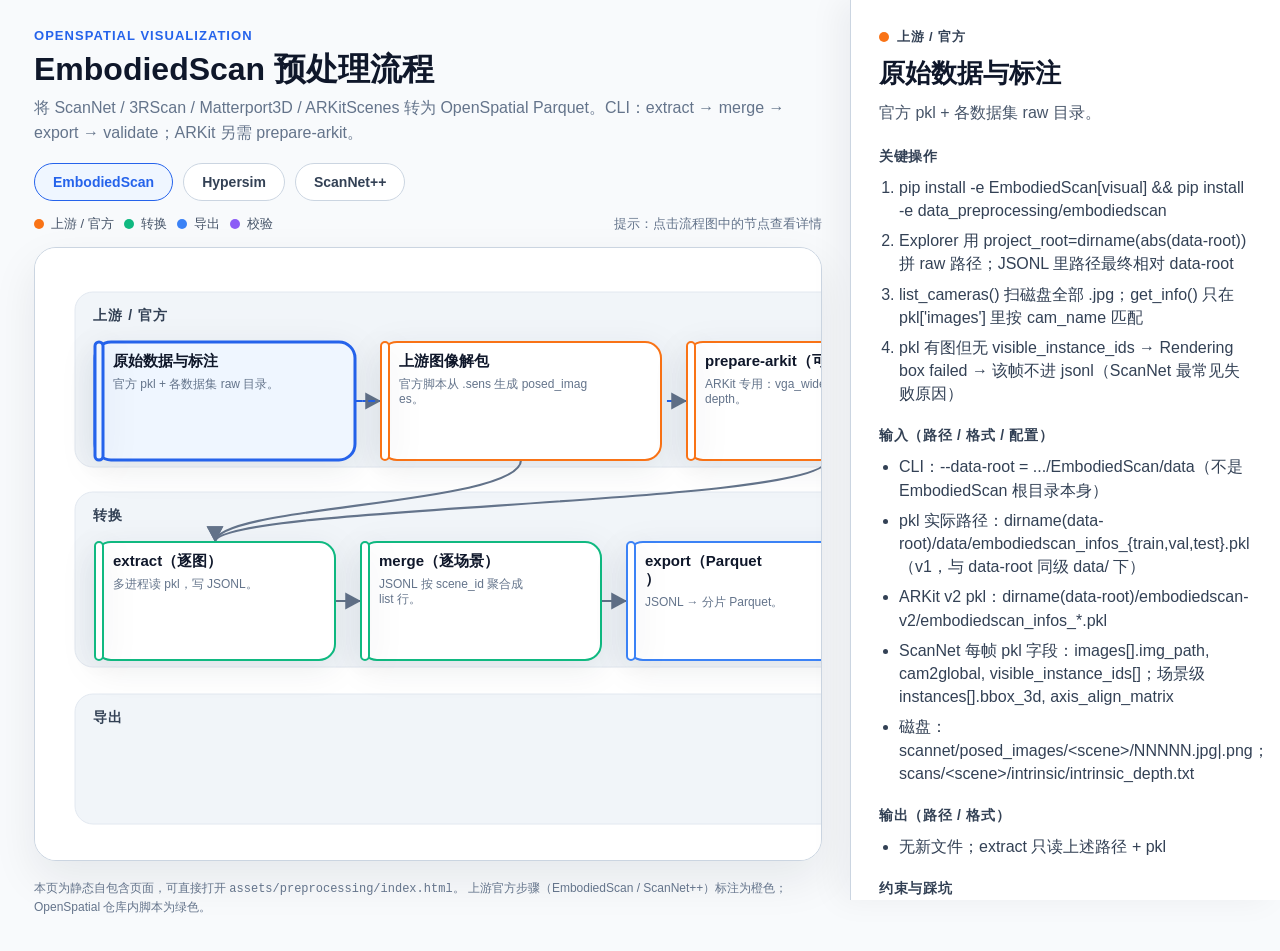
<file: assets/preprocessing/index.html>
<!doctype html>
<html lang="zh-CN">
<head>
  <meta charset="utf-8">
  <meta name="viewport" content="width=device-width, initial-scale=1">
  <title>OpenSpatial Data Preprocessing Flow</title>
  <link rel="stylesheet" href="./styles.css">
</head>
<body>
  <div class="app">
    <main class="main">
      <div class="eyebrow">OpenSpatial Visualization</div>
      <h1 id="page-title">Data Preprocessing Flow</h1>
      <p class="lead" id="page-lead"></p>

      <div class="tab-bar" id="tab-bar" role="tablist" aria-label="预处理数据集"></div>

      <div class="toolbar">
        <div class="legend" id="legend"></div>
        <div class="hint">提示：点击流程图中的节点查看详情</div>
      </div>

      <div class="canvas-wrap">
        <svg id="pipeline-svg" role="img" aria-label="数据预处理交互流程图">
          <defs>
            <marker id="arrow" markerWidth="11" markerHeight="11" refX="9" refY="5.5" orient="auto" markerUnits="strokeWidth">
              <path d="M1.5,1.5 L9,5.5 L1.5,9.5 Z" fill="#64748b"></path>
            </marker>
          </defs>
          <g id="stage-layer"></g>
          <g id="edge-layer"></g>
          <g id="node-layer"></g>
        </svg>
      </div>

      <p class="footer-note">
        本页为静态自包含页面，可直接打开 <code>assets/preprocessing/index.html</code>。
        上游官方步骤（EmbodiedScan / ScanNet++）标注为橙色；OpenSpatial 仓库内脚本为绿色。
      </p>
    </main>

    <aside class="detail" id="detail" aria-live="polite"></aside>
  </div>

  <script src="./preprocessing-data.js"></script>
  <script>
    const stageColors = {
      upstream: "#f97316",
      convert: "#10b981",
      output: "#3b82f6",
      validate: "#8b5cf6"
    };

    const UI_STAGE_LABELS = {
      upstream: "上游 / 官方",
      convert: "转换",
      output: "导出",
      validate: "校验"
    };

    const svg = document.getElementById("pipeline-svg");
    const stageLayer = document.getElementById("stage-layer");
    const edgeLayer = document.getElementById("edge-layer");
    const nodeLayer = document.getElementById("node-layer");
    const detail = document.getElementById("detail");
    const legend = document.getElementById("legend");
    const tabBar = document.getElementById("tab-bar");
    const pageTitle = document.getElementById("page-title");
    const pageLead = document.getElementById("page-lead");

    let activePipelineId = "embodiedscan";
    let activeStepId = null;

    function svgEl(name, attrs = {}) {
      const el = document.createElementNS("http://www.w3.org/2000/svg", name);
      Object.entries(attrs).forEach(([key, value]) => el.setAttribute(key, value));
      return el;
    }

    function escapeHtml(value) {
      return String(value)
        .replaceAll("&", "&amp;")
        .replaceAll("<", "&lt;")
        .replaceAll(">", "&gt;")
        .replaceAll('"', "&quot;")
        .replaceAll("'", "&#039;");
    }

    function hasCJK(text) {
      return /[\u3000-\u9fff\uff00-\uffef]/.test(String(text));
    }

    /** Estimate how many characters fit in a node line (CJK ≈ 1em wide). */
    function charsPerLine(boxWidth, fontSize, isTitle = false) {
      const inner = boxWidth - 26;
      const unit = fontSize * (isTitle ? 0.98 : 0.84);
      return Math.max(5, Math.floor(inner / unit));
    }

    function wrapText(text, maxChars, maxLines = 3) {
      const s = String(text || "");
      if (!s) return [];

      if (s.includes(" ") && !hasCJK(s)) {
        const words = s.split(" ");
        const lines = [];
        let current = "";
        words.forEach((word) => {
          const next = current ? `${current} ${word}` : word;
          if (next.length > maxChars && current) {
            lines.push(current);
            current = word;
          } else {
            current = next;
          }
        });
        if (current) lines.push(current);
        return lines.slice(0, maxLines);
      }

      const lines = [];
      for (let i = 0; i < s.length; i += maxChars) {
        lines.push(s.slice(i, i + maxChars));
        if (lines.length >= maxLines) break;
      }
      return lines;
    }

    function computeNodeLayout(step) {
      const boxW = step.w;
      const titleLines = wrapText(
        step.nodeTitle || step.title,
        charsPerLine(boxW, 15, true),
        2
      );
      const summaryLines = wrapText(
        step.nodeSummary || step.summary,
        charsPerLine(boxW, 12),
        3
      );
      const boxH = Math.max(
        step.h,
        14 + titleLines.length * 18 + 6 + summaryLines.length * 15 + 14
      );
      return { boxW, boxH, titleLines, summaryLines };
    }

    function nodeCenter(step) {
      const boxH = step._renderH || step.h;
      return { x: step.x + step.w / 2, y: step.y + boxH / 2 };
    }

    function edgePath(from, to) {
      const fromH = from._renderH || from.h;
      const toH = to._renderH || to.h;
      const a = nodeCenter(from);
      const b = nodeCenter(to);
      const dx = b.x - a.x;
      const dy = b.y - a.y;

      if (Math.abs(dy) < 80) {
        const x1 = from.x + from.w;
        const y1 = a.y;
        const x2 = to.x;
        const y2 = b.y;
        return `M ${x1} ${y1} C ${x1 + Math.max(45, dx * 0.35)} ${y1}, ${x2 - Math.max(45, dx * 0.35)} ${y2}, ${x2} ${y2}`;
      }

      const startX = a.x;
      const startY = from.y + fromH;
      const endX = b.x;
      const endY = to.y;
      const midY = startY + (endY - startY) * 0.55;
      return `M ${startX} ${startY} C ${startX} ${midY}, ${endX} ${midY}, ${endX} ${endY}`;
    }

    function getPipeline() {
      return PIPELINES[activePipelineId];
    }

    function clearSvgGroup(group) {
      while (group.firstChild) group.removeChild(group.firstChild);
    }

    function drawLegend() {
      const stages = new Set(getPipeline().steps.map((s) => s.stage));
      const order = ["upstream", "convert", "output", "validate"];
      legend.innerHTML = order
        .filter((id) => stages.has(id))
        .map((id) => (
          `<span class="legend-item"><span class="dot ${id}"></span>${escapeHtml(UI_STAGE_LABELS[id] || STAGE_LABELS[id])}</span>`
        ))
        .join("");
    }

    function drawStages(pipeline) {
      pipeline.stageBands.forEach((band) => {
        stageLayer.appendChild(svgEl("rect", {
          class: "stage-band",
          x: band.x,
          y: band.y,
          width: band.w,
          height: band.h,
          rx: 18
        }));
        const label = svgEl("text", {
          class: "stage-label",
          x: band.x + 18,
          y: band.y + 28
        });
        label.textContent = UI_STAGE_LABELS[band.id] || STAGE_LABELS[band.id] || band.id;
        stageLayer.appendChild(label);
      });
    }

    function drawEdges(pipeline) {
      pipeline.steps.forEach((step) => {
        const layout = computeNodeLayout(step);
        step._renderH = layout.boxH;
        step._titleLines = layout.titleLines;
        step._summaryLines = layout.summaryLines;
      });

      pipeline.edges.forEach((edge) => {
        const fromId = edge[0];
        const toId = edge[1];
        const label = edge[2] || "";
        const from = pipeline.byId[fromId];
        const to = pipeline.byId[toId];
        if (!from || !to) return;

        const path = svgEl("path", {
          class: `edge${label ? " branch" : ""}`,
          d: edgePath(from, to)
        });
        edgeLayer.appendChild(path);

        if (label) {
          const a = nodeCenter(from);
          const b = nodeCenter(to);
          const text = svgEl("text", {
            class: "edge-label",
            x: (a.x + b.x) / 2 + 12,
            y: (from.y + from.h + to.y) / 2 - 6
          });
          text.textContent = label;
          edgeLayer.appendChild(text);
        }
      });
    }

    function clearClipPaths() {
      const defs = svg.querySelector("defs");
      if (!defs) return;
      defs.querySelectorAll("clipPath[id^='clip-']").forEach((el) => el.remove());
    }

    function drawNodes(pipeline) {
      clearClipPaths();
      const defs = svg.querySelector("defs");

      pipeline.steps.forEach((step) => {
        if (!step._renderH) {
          const layout = computeNodeLayout(step);
          step._renderH = layout.boxH;
          step._titleLines = layout.titleLines;
          step._summaryLines = layout.summaryLines;
        }
        const boxW = step.w;
        const titleLines = step._titleLines;
        const summaryLines = step._summaryLines;
        const boxH = step._renderH;

        const titleLineHeight = 18;
        const summaryLineHeight = 15;

        const clipId = `clip-${pipeline.id}-${step.id}`;
        const clip = svgEl("clipPath", { id: clipId });
        clip.appendChild(svgEl("rect", {
          x: step.x + 9,
          y: step.y + 5,
          width: boxW - 12,
          height: boxH - 10,
          rx: 12
        }));
        defs.appendChild(clip);

        const g = svgEl("g", {
          class: `node${step.id === activeStepId ? " active" : ""}`,
          "data-id": step.id,
          "data-stage": step.stage,
          tabindex: 0,
          role: "button",
          "aria-label": step.nodeTitle || step.title
        });

        g.appendChild(svgEl("rect", {
          x: step.x,
          y: step.y,
          width: boxW,
          height: boxH,
          rx: 16
        }));

        g.appendChild(svgEl("rect", {
          x: step.x,
          y: step.y,
          width: 8,
          height: boxH,
          rx: 4,
          fill: stageColors[step.stage] || "#2563eb"
        }));

        const textGroup = svgEl("g", { "clip-path": `url(#${clipId})` });
        let cursorY = step.y + 24;

        titleLines.forEach((line) => {
          const text = svgEl("text", {
            class: "node-title",
            x: step.x + 18,
            y: cursorY
          });
          text.textContent = line;
          textGroup.appendChild(text);
          cursorY += titleLineHeight;
        });

        cursorY += 4;
        summaryLines.forEach((line) => {
          const text = svgEl("text", {
            class: "node-subtitle",
            x: step.x + 18,
            y: cursorY
          });
          text.textContent = line;
          textGroup.appendChild(text);
          cursorY += summaryLineHeight;
        });

        g.appendChild(textGroup);

        g.addEventListener("click", () => selectStep(step.id));
        g.addEventListener("keydown", (event) => {
          if (event.key === "Enter" || event.key === " ") {
            event.preventDefault();
            selectStep(step.id);
          }
        });

        nodeLayer.appendChild(g);
      });
    }

    function listItems(items, ordered = false) {
      if (!items || !items.length) return "";
      const tag = ordered ? "ol" : "ul";
      return `<${tag}>${items.map((item) => `<li>${escapeHtml(item)}</li>`).join("")}</${tag}>`;
    }

    function renderDetail(step) {
      const inputsBlock = step.inputs && step.inputs.length
        ? `<div class="section"><h3>输入（路径 / 格式 / 配置）</h3>${listItems(step.inputs)}</div>`
        : "";
      const outputsBlock = step.outputs && step.outputs.length
        ? `<div class="section"><h3>输出（路径 / 格式）</h3>${listItems(step.outputs)}</div>`
        : "";
      const paramsBlock = step.params && step.params.length
        ? `<div class="section"><h3>约束与踩坑</h3>${listItems(step.params)}</div>`
        : "";

      detail.innerHTML = `
        <div class="detail-stage">
          <span class="dot ${step.stage}"></span>
          ${escapeHtml(UI_STAGE_LABELS[step.stage] || STAGE_LABELS[step.stage] || step.stage)}
        </div>
        <h2>${escapeHtml(step.title)}</h2>
        <p class="detail-summary">${escapeHtml(step.summary)}</p>

        <div class="section">
          <h3>关键操作</h3>
          ${listItems(step.flow, true)}
        </div>

        ${inputsBlock}
        ${outputsBlock}
        ${paramsBlock}

        <div class="section">
          <h3>代码入口</h3>
          <div class="file-list">
            ${(step.files || []).map((file) => `<div class="file-chip">${escapeHtml(file)}</div>`).join("")}
          </div>
        </div>
      `;
    }

    function selectStep(id) {
      activeStepId = id;
      document.querySelectorAll(".node").forEach((node) => {
        node.classList.toggle("active", node.getAttribute("data-id") === id);
      });
      renderDetail(getPipeline().byId[id]);
    }

    function renderPipeline(pipelineId) {
      activePipelineId = pipelineId;
      const pipeline = getPipeline();
      pipeline.steps.forEach((step) => {
        delete step._renderH;
        delete step._titleLines;
        delete step._summaryLines;
      });

      pageTitle.textContent = pipeline.title;
      pageLead.textContent = pipeline.lead;

      svg.setAttribute("width", pipeline.svg.width);
      svg.setAttribute("height", pipeline.svg.height);
      svg.setAttribute("viewBox", pipeline.svg.viewBox);

      clearSvgGroup(stageLayer);
      clearSvgGroup(edgeLayer);
      clearSvgGroup(nodeLayer);
      clearClipPaths();

      drawLegend();
      drawStages(pipeline);
      drawEdges(pipeline);
      drawNodes(pipeline);

      activeStepId = pipeline.steps[0].id;
      selectStep(activeStepId);

      document.querySelectorAll(".tab-btn").forEach((btn) => {
        btn.classList.toggle("active", btn.dataset.pipeline === pipelineId);
        btn.setAttribute("aria-selected", btn.dataset.pipeline === pipelineId ? "true" : "false");
      });
    }

    function initTabs() {
      Object.values(PIPELINES).forEach((pipeline) => {
        const btn = document.createElement("button");
        btn.type = "button";
        btn.className = "tab-btn";
        btn.dataset.pipeline = pipeline.id;
        btn.textContent = pipeline.tabLabel;
        btn.setAttribute("role", "tab");
        btn.addEventListener("click", () => renderPipeline(pipeline.id));
        tabBar.appendChild(btn);
      });
    }

    initTabs();
    renderPipeline("embodiedscan");
  </script>
</body>
</html>
</file>
<file: assets/pipeline/styles.css>
:root {
  color-scheme: light;
  --bg: #f8fafc;
  --panel: #ffffff;
  --ink: #0f172a;
  --muted: #64748b;
  --line: #334155;
  --soft-line: #cbd5e1;
  --accent: #2563eb;
  --preprocess: #10b981;
  --annotation: #3b82f6;
  --aggregate: #8b5cf6;
  --export: #ec4899;
  --orchestration: #f97316;
}

* {
  box-sizing: border-box;
}

body {
  margin: 0;
  background: var(--bg);
  color: var(--ink);
  font-family: Inter, Segoe UI, Arial, sans-serif;
}

.app {
  min-height: 100vh;
  display: grid;
  grid-template-columns: minmax(760px, 1fr) 430px;
}

.main {
  padding: 28px 28px 24px 34px;
}

.detail {
  background: var(--panel);
  border-left: 1px solid var(--soft-line);
  box-shadow: -12px 0 30px rgba(15, 23, 42, 0.05);
  padding: 28px;
  overflow-y: auto;
  max-height: 100vh;
  position: sticky;
  top: 0;
}

.eyebrow {
  color: var(--accent);
  font-size: 13px;
  font-weight: 700;
  letter-spacing: 0.08em;
  text-transform: uppercase;
}

h1 {
  font-size: 32px;
  line-height: 1.15;
  margin: 8px 0 8px;
}

.lead {
  color: var(--muted);
  max-width: 960px;
  line-height: 1.55;
  margin: 0 0 18px;
}

.toolbar {
  display: flex;
  align-items: center;
  justify-content: space-between;
  gap: 16px;
  margin: 20px 0 14px;
}

.legend {
  display: flex;
  flex-wrap: wrap;
  gap: 10px;
}

.legend-item {
  display: inline-flex;
  align-items: center;
  gap: 7px;
  color: #475569;
  font-size: 13px;
}

.dot {
  width: 10px;
  height: 10px;
  border-radius: 999px;
  background: var(--accent);
}

.dot.orchestration { background: var(--orchestration); }
.dot.preprocess { background: var(--preprocess); }
.dot.annotation { background: var(--annotation); }
.dot.aggregate { background: var(--aggregate); }
.dot.export { background: var(--export); }

.hint {
  color: var(--muted);
  font-size: 13px;
  white-space: nowrap;
}

.canvas-wrap {
  background: #ffffff;
  border: 1px solid var(--soft-line);
  border-radius: 22px;
  padding: 16px;
  overflow: auto;
  box-shadow: 0 18px 45px rgba(15, 23, 42, 0.08);
}

svg {
  display: block;
  min-width: 1680px;
}

.stage-band {
  fill: #f1f5f9;
  stroke: #e2e8f0;
}

.stage-label {
  fill: #334155;
  font-size: 14px;
  font-weight: 800;
  letter-spacing: 0.08em;
  text-transform: uppercase;
}

.edge {
  fill: none;
  stroke: #64748b;
  stroke-width: 2.1;
  marker-end: url(#arrow);
}

.edge.branch {
  stroke: #2563eb;
  stroke-dasharray: 7 6;
}

.edge-label {
  fill: #2563eb;
  font-size: 12px;
  font-weight: 700;
}

.node rect {
  fill: #ffffff;
  stroke-width: 2;
  filter: drop-shadow(0 8px 16px rgba(15, 23, 42, 0.08));
}

.node[data-stage="orchestration"] rect { stroke: var(--orchestration); }
.node[data-stage="preprocess"] rect { stroke: var(--preprocess); }
.node[data-stage="annotation"] rect { stroke: var(--annotation); }
.node[data-stage="aggregate"] rect { stroke: var(--aggregate); }
.node[data-stage="export"] rect { stroke: var(--export); }

.node text {
  pointer-events: none;
}

.node-title {
  fill: var(--ink);
  font-size: 15px;
  font-weight: 800;
}

.node-subtitle {
  fill: var(--muted);
  font-size: 12px;
}

.node {
  cursor: pointer;
}

.node:hover rect,
.node.active rect {
  fill: #eff6ff;
  stroke: var(--accent);
}

.node.active rect {
  stroke-width: 3;
}

.detail-stage {
  display: inline-flex;
  align-items: center;
  gap: 8px;
  color: #334155;
  font-size: 13px;
  font-weight: 700;
  text-transform: uppercase;
  letter-spacing: 0.06em;
}

.detail h2 {
  margin: 10px 0 10px;
  font-size: 26px;
}

.detail-summary {
  color: #475569;
  line-height: 1.55;
  margin: 0 0 18px;
}

.section {
  margin-top: 22px;
}

.section h3 {
  font-size: 14px;
  letter-spacing: 0.05em;
  text-transform: uppercase;
  color: #334155;
  margin: 0 0 10px;
}

ul,
ol {
  margin: 0;
  padding-left: 20px;
}

li {
  color: #334155;
  line-height: 1.45;
  margin: 7px 0;
}

.file-list {
  display: flex;
  flex-direction: column;
  gap: 8px;
}

code,
.file-chip {
  font-family: Consolas, Menlo, Monaco, monospace;
}

.file-chip {
  background: #f8fafc;
  border: 1px solid #e2e8f0;
  border-radius: 10px;
  color: #334155;
  font-size: 12px;
  padding: 8px 10px;
  word-break: break-word;
}

.footer-note {
  margin-top: 18px;
  color: var(--muted);
  font-size: 12px;
  line-height: 1.5;
}

@media (max-width: 1180px) {
  .app {
    grid-template-columns: 1fr;
  }

  .detail {
    position: relative;
    max-height: none;
    border-left: 0;
    border-top: 1px solid var(--soft-line);
  }
}
</file>
<file: assets/preprocessing/styles.css>
:root {
  color-scheme: light;
  --bg: #f8fafc;
  --panel: #ffffff;
  --ink: #0f172a;
  --muted: #64748b;
  --line: #334155;
  --soft-line: #cbd5e1;
  --accent: #2563eb;
  --upstream: #f97316;
  --convert: #10b981;
  --output: #3b82f6;
  --validate: #8b5cf6;
}

* {
  box-sizing: border-box;
}

body {
  margin: 0;
  background: var(--bg);
  color: var(--ink);
  font-family: Inter, Segoe UI, Arial, sans-serif;
}

.app {
  min-height: 100vh;
  display: grid;
  grid-template-columns: minmax(760px, 1fr) 430px;
}

.main {
  padding: 28px 28px 24px 34px;
}

.detail {
  background: var(--panel);
  border-left: 1px solid var(--soft-line);
  box-shadow: -12px 0 30px rgba(15, 23, 42, 0.05);
  padding: 28px;
  overflow-y: auto;
  max-height: 100vh;
  position: sticky;
  top: 0;
}

.eyebrow {
  color: var(--accent);
  font-size: 13px;
  font-weight: 700;
  letter-spacing: 0.08em;
  text-transform: uppercase;
}

h1 {
  font-size: 32px;
  line-height: 1.15;
  margin: 8px 0 8px;
}

.lead {
  color: var(--muted);
  max-width: 960px;
  line-height: 1.55;
  margin: 0 0 18px;
}

.tab-bar {
  display: flex;
  flex-wrap: wrap;
  gap: 10px;
  margin: 18px 0 14px;
}

.tab-btn {
  appearance: none;
  border: 1px solid var(--soft-line);
  background: #fff;
  color: #334155;
  border-radius: 999px;
  padding: 10px 18px;
  font-size: 14px;
  font-weight: 700;
  cursor: pointer;
}

.tab-btn:hover {
  border-color: #94a3b8;
}

.tab-btn.active {
  background: #eff6ff;
  border-color: var(--accent);
  color: var(--accent);
}

.toolbar {
  display: flex;
  align-items: center;
  justify-content: space-between;
  gap: 16px;
  margin: 8px 0 14px;
}

.legend {
  display: flex;
  flex-wrap: wrap;
  gap: 10px;
}

.legend-item {
  display: inline-flex;
  align-items: center;
  gap: 7px;
  color: #475569;
  font-size: 13px;
}

.dot {
  width: 10px;
  height: 10px;
  border-radius: 999px;
  background: var(--accent);
}

.dot.upstream { background: var(--upstream); }
.dot.convert { background: var(--convert); }
.dot.output { background: var(--output); }
.dot.validate { background: var(--validate); }

.hint {
  color: var(--muted);
  font-size: 13px;
  white-space: nowrap;
}

.canvas-wrap {
  background: #ffffff;
  border: 1px solid var(--soft-line);
  border-radius: 22px;
  padding: 16px;
  overflow: auto;
  box-shadow: 0 18px 45px rgba(15, 23, 42, 0.08);
}

svg {
  display: block;
  min-width: 1480px;
}

.node-title {
  font-size: 14px;
}

.node-subtitle {
  font-size: 11.5px;
}

.stage-band {
  fill: #f1f5f9;
  stroke: #e2e8f0;
}

.stage-label {
  fill: #334155;
  font-size: 14px;
  font-weight: 800;
  letter-spacing: 0.08em;
  text-transform: uppercase;
}

.edge {
  fill: none;
  stroke: #64748b;
  stroke-width: 2.1;
  marker-end: url(#arrow);
}

.edge.branch {
  stroke: #2563eb;
  stroke-dasharray: 7 6;
}

.edge-label {
  fill: #2563eb;
  font-size: 12px;
  font-weight: 700;
}

.node rect {
  fill: #ffffff;
  stroke-width: 2;
  filter: drop-shadow(0 8px 16px rgba(15, 23, 42, 0.08));
}

.node[data-stage="upstream"] rect { stroke: var(--upstream); }
.node[data-stage="convert"] rect { stroke: var(--convert); }
.node[data-stage="output"] rect { stroke: var(--output); }
.node[data-stage="validate"] rect { stroke: var(--validate); }

.node text {
  pointer-events: none;
}

.node-title {
  fill: var(--ink);
  font-size: 15px;
  font-weight: 800;
}

.node-subtitle {
  fill: var(--muted);
  font-size: 12px;
}

.node {
  cursor: pointer;
}

.node:hover rect,
.node.active rect {
  fill: #eff6ff;
  stroke: var(--accent);
}

.node.active rect {
  stroke-width: 3;
}

.detail-stage {
  display: inline-flex;
  align-items: center;
  gap: 8px;
  color: #334155;
  font-size: 13px;
  font-weight: 700;
  text-transform: uppercase;
  letter-spacing: 0.06em;
}

.detail h2 {
  margin: 10px 0 10px;
  font-size: 26px;
}

.detail-summary {
  color: #475569;
  line-height: 1.55;
  margin: 0 0 18px;
}

.section {
  margin-top: 22px;
}

.section h3 {
  font-size: 14px;
  letter-spacing: 0.05em;
  text-transform: uppercase;
  color: #334155;
  margin: 0 0 10px;
}

ul,
ol {
  margin: 0;
  padding-left: 20px;
}

li {
  color: #334155;
  line-height: 1.45;
  margin: 7px 0;
}

.file-list {
  display: flex;
  flex-direction: column;
  gap: 8px;
}

code,
.file-chip {
  font-family: Consolas, Menlo, Monaco, monospace;
}

.file-chip {
  background: #f8fafc;
  border: 1px solid #e2e8f0;
  border-radius: 10px;
  color: #334155;
  font-size: 12px;
  padding: 8px 10px;
  word-break: break-word;
}

.footer-note {
  margin-top: 18px;
  color: var(--muted);
  font-size: 12px;
  line-height: 1.5;
}

@media (max-width: 1180px) {
  .app {
    grid-template-columns: 1fr;
  }

  .detail {
    position: relative;
    max-height: none;
    border-left: 0;
    border-top: 1px solid var(--soft-line);
  }
}
</file>
